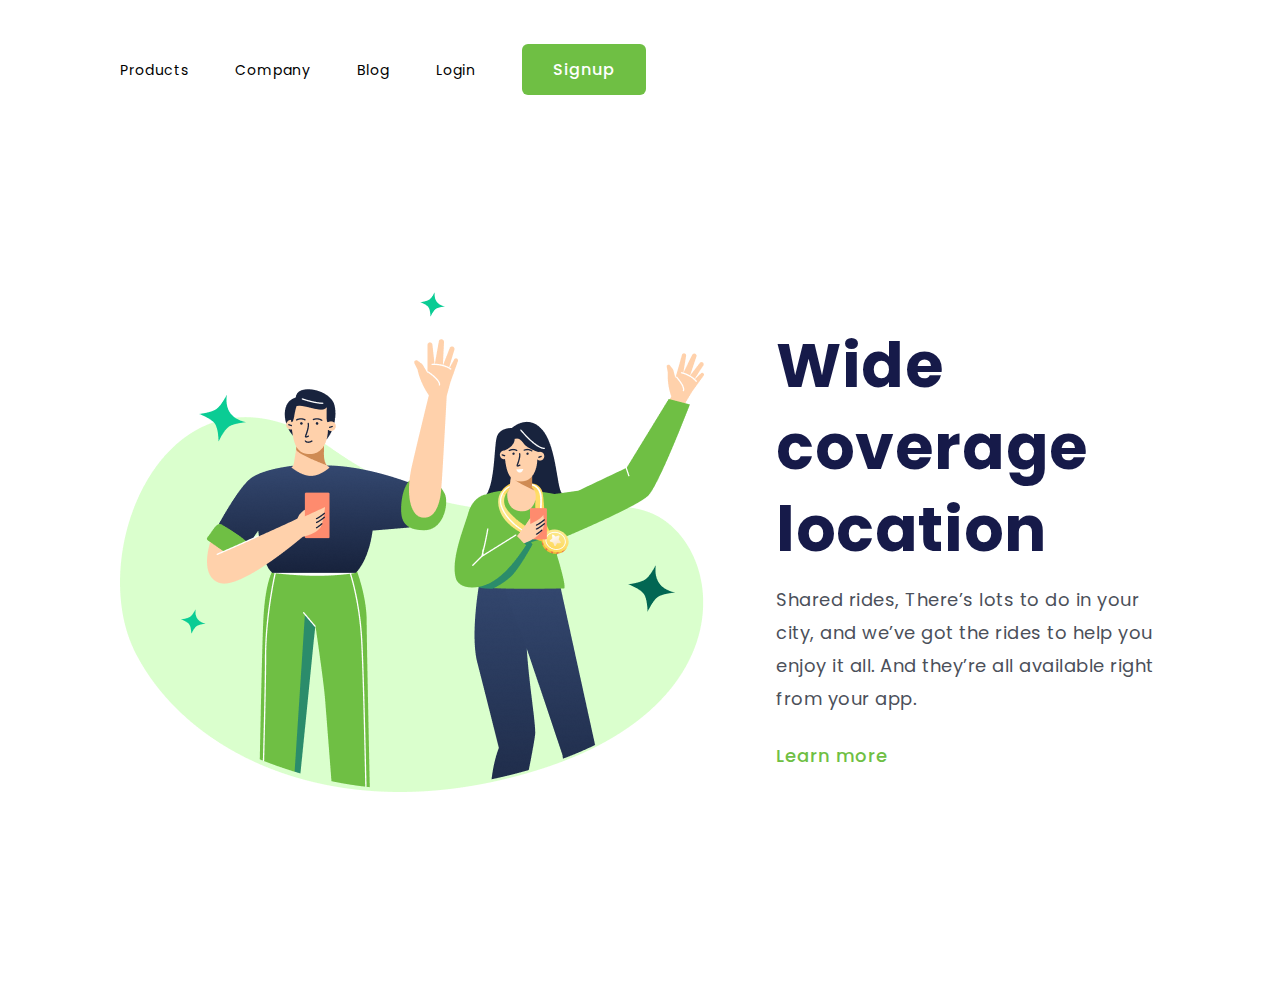
<file: index.html>
<!DOCTYPE html>
<html lang="pt-br">

<head>
    <meta charset="UTF-8">
    <meta name="viewport" content="width=device-width, initial-scale=1.0">
    <link rel="stylesheet" href="styles.css">
    <link rel="preconnect" href="https://fonts.googleapis.com">
    <link rel="preconnect" href="https://fonts.gstatic.com" crossorigin>
    <link
        href="https://fonts.googleapis.com/css2?family=Poppins:ital,wght@0,100;0,200;0,300;0,400;0,500;0,600;0,700;0,800;0,900;1,100;1,200;1,300;1,400;1,500;1,600;1,700;1,800;1,900&display=swap"
        rel="stylesheet">
    <title>Wide coverage
        location</title>
</head>

<body>

    <header>
        <a class="link-header">Products</a>
        <a class="link-header">Company</a>
        <a class="link-header">Blog</a>
        <a class="link-header">Login</a>

        <button class="button-header">Signup</button>
    </header>

    <main>

        <div class="logo-img"><img src="img/(Positive) Congratulation You get 40 point for your ride.png"
                alt="logo-image"></div>

        <section>
            <h1>Wide coverage
                location</h1>

            <p>Shared rides, There’s lots to do in your city, and we’ve got the rides to help you enjoy it all. And
                they’re all available right from your app.</p>

            <a class="link-main">Learn more</a>
        </section>

    </main>

</body>

</html>
</file>
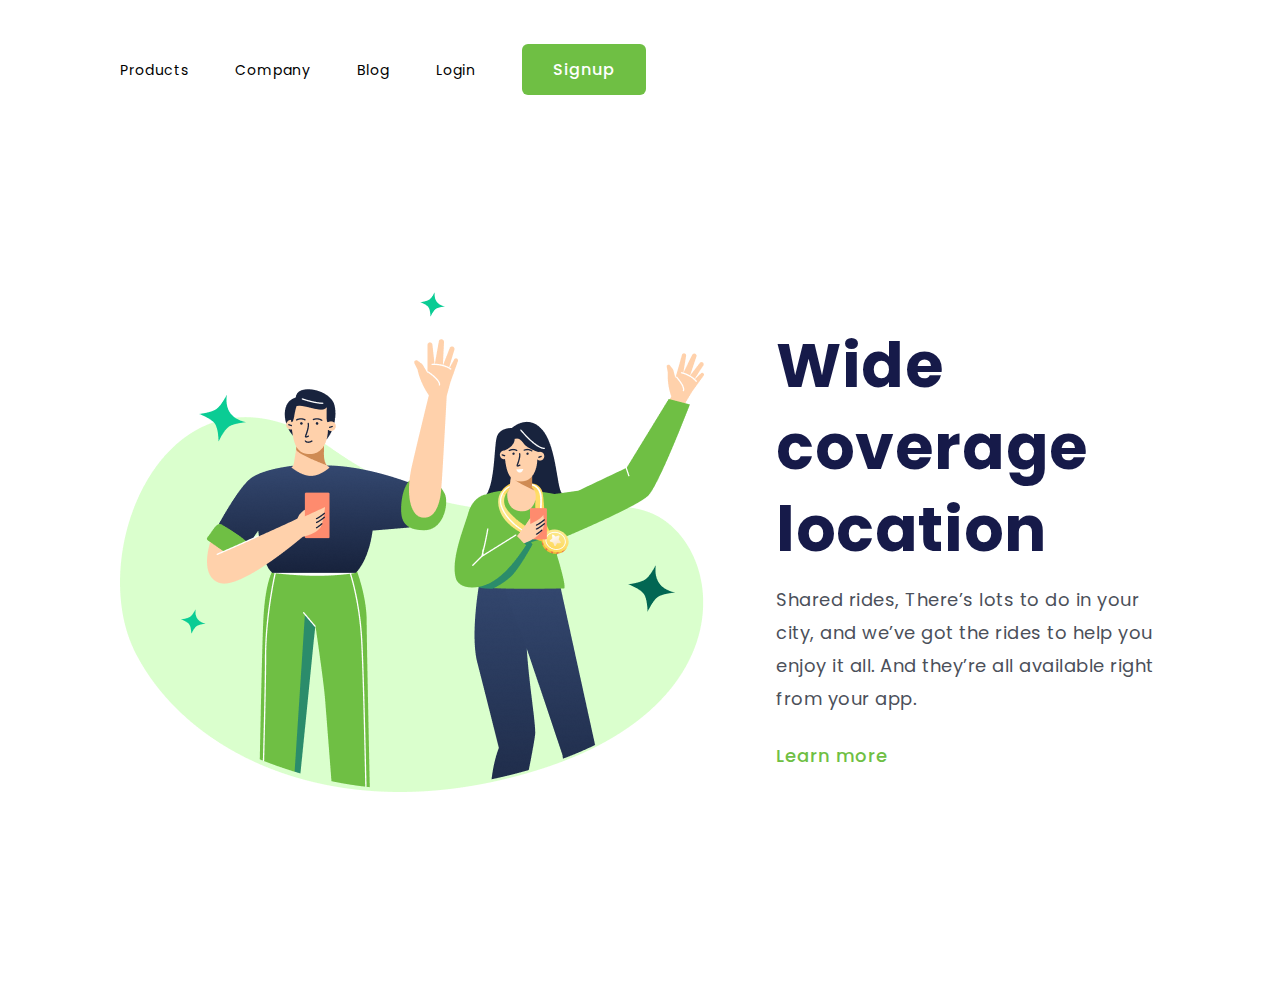
<file: inde.html>
<!DOCTYPE html>
<html lang="pt-br">

<head>
    <meta charset="UTF-8">
    <meta name="viewport" content="width=device-width, initial-scale=1.0">
    <link rel="stylesheet" href="styles.css">
    <link rel="preconnect" href="https://fonts.googleapis.com">
    <link rel="preconnect" href="https://fonts.gstatic.com" crossorigin>
    <link
        href="https://fonts.googleapis.com/css2?family=Poppins:ital,wght@0,100;0,200;0,300;0,400;0,500;0,600;0,700;0,800;0,900;1,100;1,200;1,300;1,400;1,500;1,600;1,700;1,800;1,900&display=swap"
        rel="stylesheet">
    <title>Wide coverage
        location</title>
</head>

<body>

    <header>
        <a class="link-header">Products</a>
        <a class="link-header">Company</a>
        <a class="link-header">Blog</a>
        <a class="link-header">Login</a>

        <button class="button-header">Signup</button>
    </header>

    <main>

        <div class="logo-img"><img src="img/(Positive) Congratulation You get 40 point for your ride.png"
                alt="logo-image"></div>

        <section>
            <h1>Wide coverage
                location</h1>

            <p>Shared rides, There’s lots to do in your city, and we’ve got the rides to help you enjoy it all. And
                they’re all available right from your app.</p>

            <a class="link-main">Learn more</a>
        </section>

    </main>

</body>

</html>
</file>
<file: styles.css>
* {
    margin: 0;
    padding: 0;
    box-sizing: border-box;
    font-family: "Poppins", sans-serif;
}

header {
    display: flex;
    align-items: center;
    padding: 44px 120px 0 120px;
    gap: 23px;
}

.link-header {
   margin-right: 23px;
    font-weight: 400;
    font-size: 14px;
    line-height: 100%;
    letter-spacing: 0.88px;
    
}

.button-header {
  width: 124px;
  height: 51px;
  border-radius: 6px;  
  border: 1px;
  background: #6fbf44;
  font-weight: 500;
  font-size: 16px;
  line-height: 100%;
  letter-spacing: 1px;
  color: #fff;
}

main{
    display: flex;
    align-items: center;
    justify-content: center;
    padding: 0 120px;
    min-height: 100vh;
    gap: 60px;
}

.logo-img {
    width: 598.18px;
    height:auto;
    display: inline-block;
}


section {
    display: inline-block;
    max-width: 582px;
    display: flex;
    flex-direction: column;
    gap: 12px;
    
}

h1 {
    font-weight: 700;
    font-size: 62px;
    line-height: 82px;
    letter-spacing: 0.6px;
    color: #161a49;
    max-width: 582px;
    
}

p{
    font-weight: 400;
    font-size: 18px;
    line-height: 33px;
    letter-spacing: 0.5px;
    color: #4b505a;
    max-width: 493px;
}

.link-main {
    font-weight: 500;
    font-size: 18px;
    line-height: 100%;
    letter-spacing: 1px;
    color: #6fbf44;
    text-decoration: none;
    margin-top: 20px;
}
</file>
